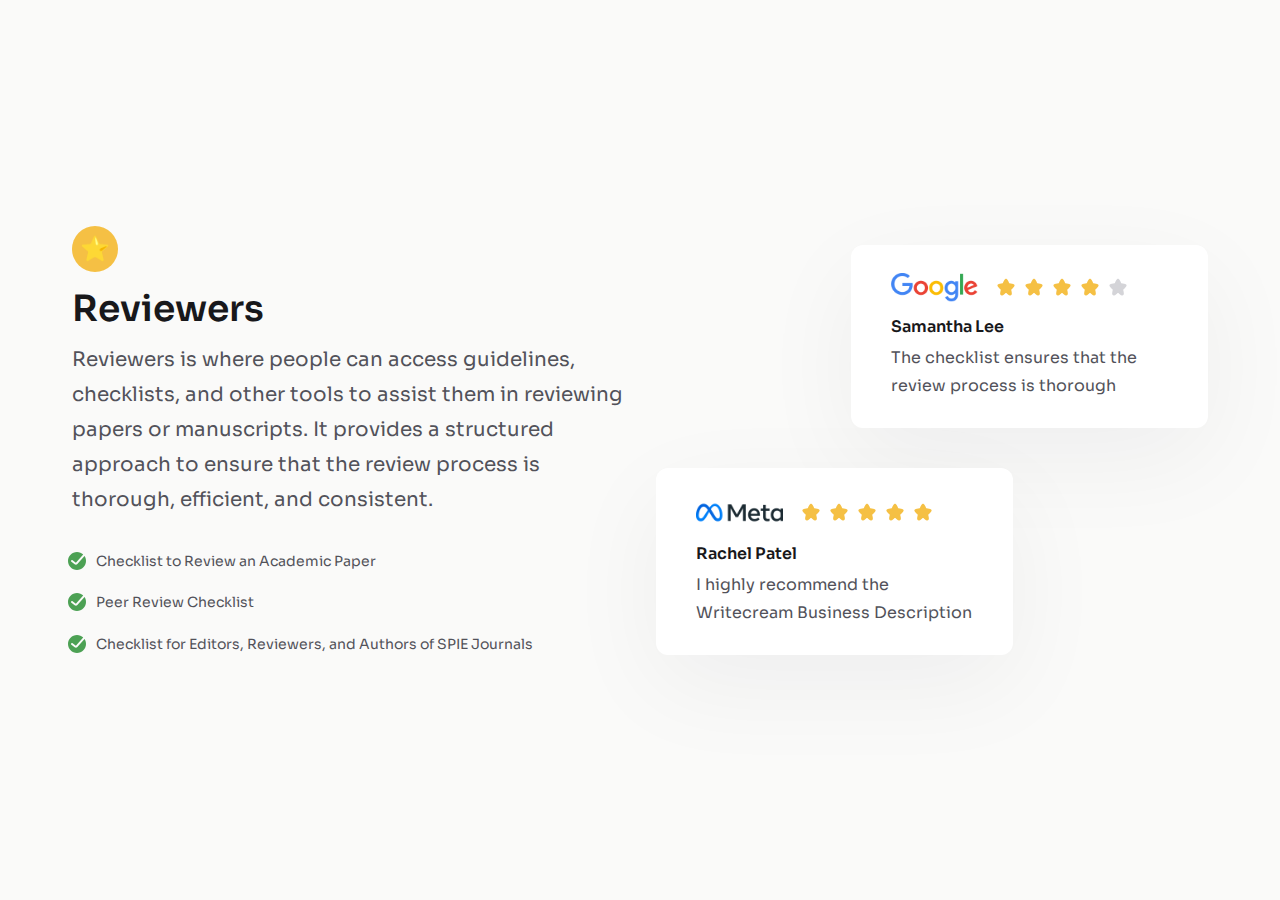
<file: index.html>
<!DOCTYPE html>
<html lang="en">
  <head>
    <meta charset="UTF-8" />
    <meta name="viewport" content="width=device-width, initial-scale=1.0" />
    <title>Testimonial Section</title>
    <!-- css file links -->
    <link rel="stylesheet" href="./css/normalize.css" />
    <link rel="stylesheet" href="./css/styles.css" />
  </head>
  <body>
    <section class="testimonials">
      <div class="testimonials__left">
        <div class="testimonials__icon">
          <span class="testimonials__icon-emoji">⭐</span>
        </div>
        <h1 class="testimonials__title">Reviewers</h1>
        <p class="testimonials__description">
          Reviewers is where people can access guidelines, checklists, and other
          tools to assist them in reviewing papers or manuscripts. It provides a
          structured approach to ensure that the review process is thorough,
          efficient, and consistent.
        </p>
        <ul class="testimonials__list">
          <!--
            the li text is wrapped with a span in order to achieve
            a hacky way to get the text to line up with the green tick
            svgs that are used as the bullet points for the list
          -->
          <li class="testimonials__list-item">
            <span>Checklist to Review an Academic Paper</span>
          </li>
          <li class="testimonials__list-item">
            <span>Peer Review Checklist</span>
          </li>
          <li class="testimonials__list-item">
            <span
              >Checklist for Editors, Reviewers, and Authors of SPIE
              Journals</span
            >
          </li>
        </ul>
      </div>
      <div class="testimonials__right">
        <article class="review">
          <div class="review__gfx">
            <img
              src="./images/google.png"
              alt="Reviewing company's logo"
              class="review__logo"
            />
            <div class="review__stars">
              <img src="./images/star-yellow.svg" alt="" />
              <img src="./images/star-yellow.svg" alt="" />
              <img src="./images/star-yellow.svg" alt="" />
              <img src="./images/star-yellow.svg" alt="" />
              <img src="./images/star-grey.svg" alt="" />
            </div>
          </div>
          <p class="review__author">Samantha Lee</p>
          <p class="review__body">
            The checklist ensures that the review process is thorough
          </p>
        </article>

        <article class="review">
          <div class="review__gfx">
            <img
              src="./images/meta.png"
              alt="Reviewing company's logo"
              class="review__logo"
            />
            <div class="review__stars">
              <img src="./images/star-yellow.svg" alt="" />
              <img src="./images/star-yellow.svg" alt="" />
              <img src="./images/star-yellow.svg" alt="" />
              <img src="./images/star-yellow.svg" alt="" />
              <img src="./images/star-yellow.svg" alt="" />
            </div>
          </div>
          <p class="review__author">Rachel Patel</p>
          <p class="review__body">
            I highly recommend the Writecream Business Description
          </p>
        </article>
      </div>
    </section>
  </body>
</html>
</file>
<file: css/styles.css>
/* global variables */
:root {
  --body-bg: #fafaf9;
  --txt-dark: #18181b;
  --txt-light: #52525a;
  --fnt-1: 2.25rem;
  --fnt-2: 1.25rem;
  --fnt-3: 1rem;
  --fnt-4: 0.875rem;
}

/* local font hosting */
@font-face {
  font-display: swap;
  font-family: 'Sora';
  font-style: normal;
  font-weight: 400;
  src: url('../fonts/sora-v12-latin-regular.woff2') format('woff2'),
    url('../fonts/sora-v12-latin-regular.ttf') format('truetype');
}

@font-face {
  font-display: swap;
  font-family: 'Sora';
  font-style: normal;
  font-weight: 600;
  src: url('../fonts/sora-v12-latin-600.woff2') format('woff2'),
    url('../fonts/sora-v12-latin-600.ttf') format('truetype');
}

html {
  font-family: 'Sora', system-ui;
}

/* general styling */
body {
  background: var(--body-bg);
  display: flex;
  align-items: center;
  justify-content: center;
  min-height: 100dvh;
  padding: 1rem;
}

/* review component */
.review {
  background: #fff;
  border-radius: 12px;
  box-shadow: 0px 30px 100px 0px rgba(17, 23, 41, 0.05);
  max-width: 22.3125rem;
  width: 100%;
  padding: 1.5rem;
  transition: transform 0.2s;
}

.review:hover {
  transform: scale(1.025);
}

.review__gfx,
.review__stars {
  display: flex;
  align-items: center;
}

.review__gfx {
  gap: 1rem;
  margin-bottom: 1rem;
}

.review__logo {
  max-width: 5.4375rem;
  width: 100%;
}

.review__stars {
  gap: 4px;
}

.review__author {
  color: var(--txt-dark);
  font-size: 1rem;
  font-weight: 600;
  margin-bottom: 0.5rem;
}

.review__body {
  color: var(--txt-light);
  font-size: 0.9375rem;
  line-height: 1.75;
}

@media screen and (min-width: 22.5em) {
  .review {
    padding: 1.75rem 2.5rem;
  }

  .review__body {
    font-size: var(--fnt-3);
  }
}

/* testimonials section */
.testimonials {
  width: 100%;
  max-width: 71rem;
}

.testimonials__icon {
  background: #f5c044;
  border-radius: 100%;
  display: flex;
  align-items: center;
  justify-content: center;
  height: 2.875rem;
  width: 2.875rem;
  margin-bottom: 1rem;
}

.testimonials__icon-emoji {
  font-size: 1.5rem;
}

.testimonials__title {
  color: var(--txt-dark);
  font-size: var(--fnt-1);
  font-weight: 600;
  margin-bottom: 0.75rem;
}

.testimonials__description {
  color: var(--txt-light);
  font-size: var(--fnt-2);
  line-height: 1.75;
  margin-bottom: 2rem;
}

.testimonials__list {
  color: var(--txt-light);
  font-size: var(--fnt-4);
  list-style-image: url(../images/green-tick.svg);
  padding-left: 1.5rem;
}

.testimonials__list-item {
  line-height: 1.4;
  margin-bottom: 0.75rem;
}

.testimonials__list-item > span {
  position: relative;
  top: -7px;
}

.testimonials__right {
  display: flex;
  flex-direction: column;
  max-width: 34.5rem;
  margin: 4rem auto 0;
}

.testimonials__right .review:nth-child(odd) {
  align-self: flex-end;
}

.testimonials__right .review {
  margin-bottom: 2.5rem;
}

.testimonials__right .review:last-of-type {
  margin: 0;
}

@media screen and (min-width: 53.125em) {
  body {
    padding: 2rem;
  }

  .testimonials {
    display: flex;
    align-items: center;
    gap: 2rem;
  }

  .testimonials__left {
    width: 50%;
  }

  .testimonials__right {
    margin-top: 0;
    width: 50%;
  }
}

@media screen and (min-width: 73em) {
  body {
    padding: 2rem 0;
  }
}
</file>
